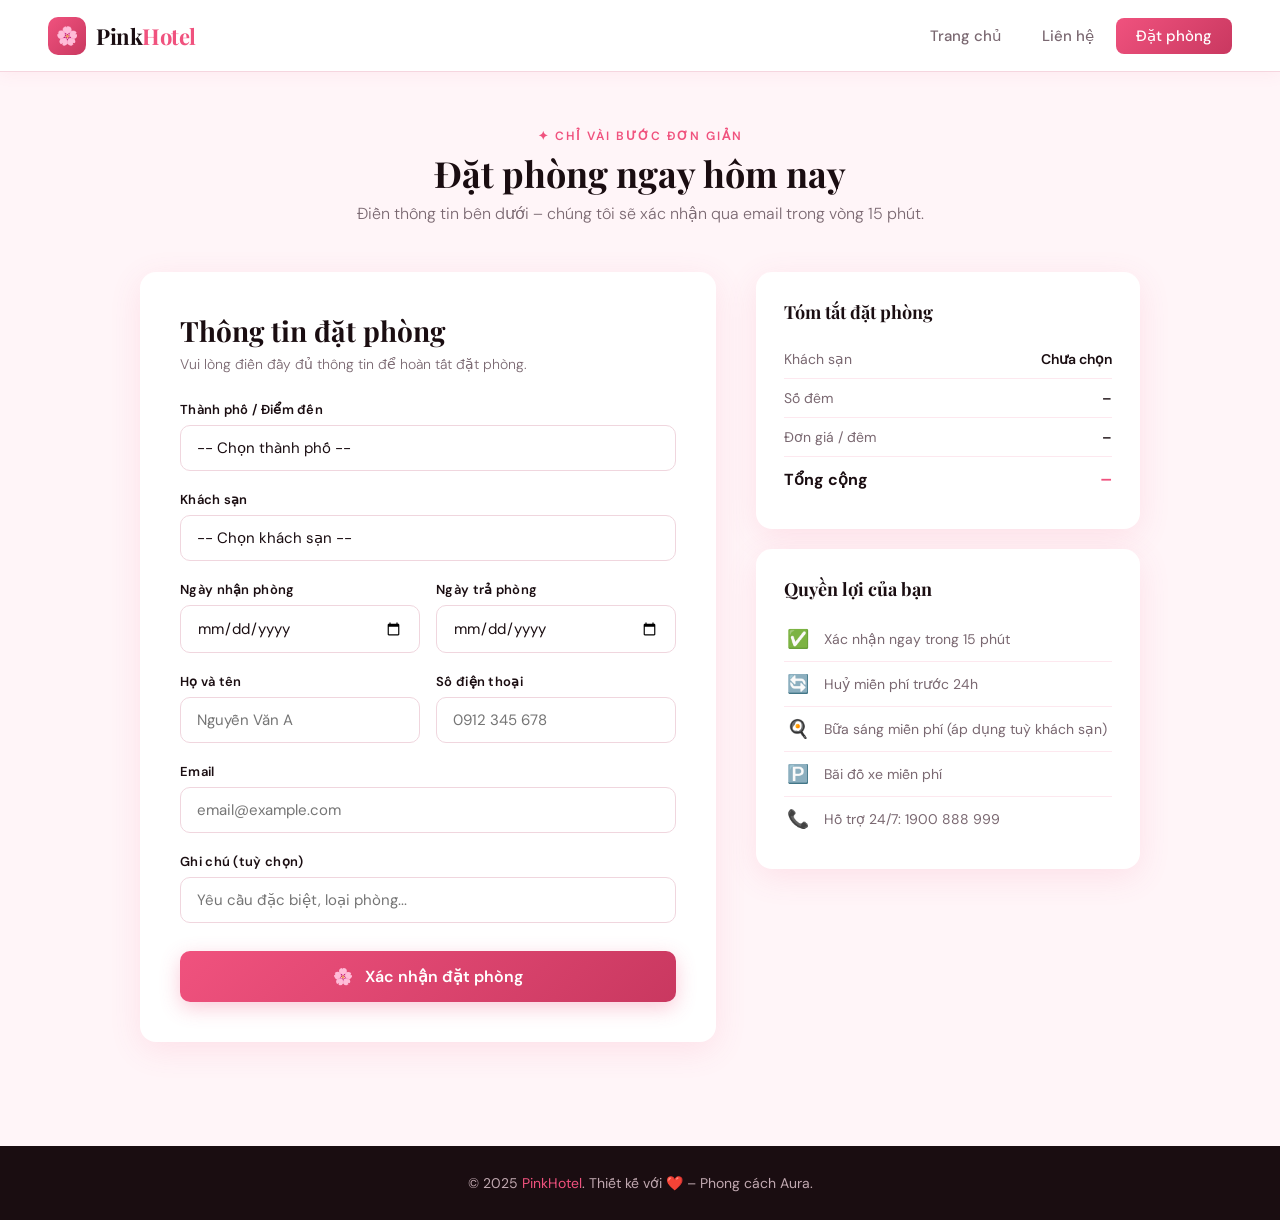
<file: booking.html>
<!DOCTYPE html>
<html lang="vi">
<head>
  <meta charset="UTF-8">
  <meta name="viewport" content="width=device-width, initial-scale=1.0">
  <title>PinkHotel – Đặt Phòng</title>
  <link rel="stylesheet" href="style.css">
</head>
<body>

<!-- HEADER -->
<header>
  <a href="index.html" class="logo">
    <div class="logo-icon">🌸</div>
    <span class="logo-text">Pink<span>Hotel</span></span>
  </a>
  <nav>
    <ul>
      <li><a href="index.html">Trang chủ</a></li>
      <li><a href="contact.html">Liên hệ</a></li>
      <li><a href="booking.html" class="nav-cta active">Đặt phòng</a></li>
    </ul>
  </nav>
</header>

<!-- BOOKING SECTION -->
<div class="section" style="padding-top:56px">
  <div class="section-header" style="text-align:center;margin-bottom:48px">
    <div class="section-tag">✦ Chỉ vài bước đơn giản</div>
    <h2 class="section-title">Đặt phòng ngay hôm nay</h2>
    <p class="section-sub">Điền thông tin bên dưới – chúng tôi sẽ xác nhận qua email trong vòng 15 phút.</p>
  </div>

  <div class="booking-wrapper">

    <!-- FORM -->
    <div class="booking-form">
      <h2>Thông tin đặt phòng</h2>
      <p>Vui lòng điền đầy đủ thông tin để hoàn tất đặt phòng.</p>

      <div class="form-group">
        <label>Thành phố / Điểm đến</label>
        <select id="city" onchange="updatePrice()">
          <option value="">-- Chọn thành phố --</option>
          <option value="hn">Hà Nội</option>
          <option value="dn">Đà Nẵng</option>
          <option value="hcm">TP. Hồ Chí Minh</option>
        </select>
      </div>

      <div class="form-group">
        <label>Khách sạn</label>
        <select id="hotel" onchange="updatePrice()">
          <option value="">-- Chọn khách sạn --</option>
          <option value="ngan" data-price="1200000">Ngan Hotel – 1.200.000đ / đêm</option>
          <option value="phat" data-price="1800000">Phat Resort – 1.800.000đ / đêm</option>
          <option value="dile" data-price="950000">Dile Hotel – 950.000đ / đêm</option>
        </select>
      </div>

      <div class="form-row">
        <div class="form-group">
          <label>Ngày nhận phòng</label>
          <input type="date" id="checkin" onchange="updatePrice()">
        </div>
        <div class="form-group">
          <label>Ngày trả phòng</label>
          <input type="date" id="checkout" onchange="updatePrice()">
        </div>
      </div>

      <div class="form-row">
        <div class="form-group">
          <label>Họ và tên</label>
          <input type="text" placeholder="Nguyễn Văn A">
        </div>
        <div class="form-group">
          <label>Số điện thoại</label>
          <input type="tel" placeholder="0912 345 678">
        </div>
      </div>

      <div class="form-group">
        <label>Email</label>
        <input type="email" placeholder="email@example.com">
      </div>

      <div class="form-group">
        <label>Ghi chú (tuỳ chọn)</label>
        <input type="text" placeholder="Yêu cầu đặc biệt, loại phòng...">
      </div>

      <button class="form-submit" onclick="submitBooking()">
        🌸 &nbsp; Xác nhận đặt phòng
      </button>
    </div>

    <!-- SIDEBAR -->
    <div class="booking-side">

      <div class="side-card">
        <h3>Tóm tắt đặt phòng</h3>
        <div class="price-info">
          <span class="label">Khách sạn</span>
          <span class="value" id="sum-hotel">Chưa chọn</span>
        </div>
        <div class="price-info">
          <span class="label">Số đêm</span>
          <span class="value" id="sum-nights">–</span>
        </div>
        <div class="price-info">
          <span class="label">Đơn giá / đêm</span>
          <span class="value" id="sum-rate">–</span>
        </div>
        <div class="price-info total">
          <span class="label">Tổng cộng</span>
          <span class="value" id="sum-total">–</span>
        </div>
      </div>

      <div class="side-card">
        <h3>Quyền lợi của bạn</h3>
        <div class="perk">
          <span class="perk-icon">✅</span> Xác nhận ngay trong 15 phút
        </div>
        <div class="perk">
          <span class="perk-icon">🔄</span> Huỷ miễn phí trước 24h
        </div>
        <div class="perk">
          <span class="perk-icon">🍳</span> Bữa sáng miễn phí (áp dụng tuỳ khách sạn)
        </div>
        <div class="perk">
          <span class="perk-icon">🅿️</span> Bãi đỗ xe miễn phí
        </div>
        <div class="perk">
          <span class="perk-icon">📞</span> Hỗ trợ 24/7: 1900 888 999
        </div>
      </div>

    </div>
  </div>
</div>

<!-- SUCCESS MODAL -->
<div class="modal-overlay" id="modal">
  <div class="modal">
    <div class="modal-icon">🌸</div>
    <h3>Đặt phòng thành công!</h3>
    <p>Cảm ơn bạn đã tin tưởng PinkHotel. Chúng tôi sẽ gửi xác nhận đến email của bạn trong vòng 15 phút.</p>
    <button class="btn btn-primary" onclick="closeModal()" style="width:100%">Về trang chủ</button>
  </div>
</div>

<!-- FOOTER -->
<footer>
  <p>© 2025 <span>PinkHotel</span>. Thiết kế với ❤️ – Phong cách Aura.</p>
</footer>

<script>
  // Set min date to today
  const today = new Date().toISOString().split('T')[0];
  document.getElementById('checkin').min = today;
  document.getElementById('checkout').min = today;

  function updatePrice() {
    const hotelEl = document.getElementById('hotel');
    const selected = hotelEl.options[hotelEl.selectedIndex];
    const price = parseInt(selected.dataset.price) || 0;
    const hotelName = price ? selected.text.split('–')[0].trim() : 'Chưa chọn';

    const cin  = document.getElementById('checkin').value;
    const cout = document.getElementById('checkout').value;

    let nights = 0;
    if (cin && cout) {
      const diff = (new Date(cout) - new Date(cin)) / (1000 * 60 * 60 * 24);
      if (diff > 0) nights = diff;
    }

    document.getElementById('sum-hotel').textContent = hotelName;
    document.getElementById('sum-nights').textContent = nights ? nights + ' đêm' : '–';
    document.getElementById('sum-rate').textContent = price ? price.toLocaleString('vi-VN') + 'đ' : '–';
    document.getElementById('sum-total').textContent = (price && nights)
      ? (price * nights).toLocaleString('vi-VN') + 'đ' : '–';
  }

  function submitBooking() {
    document.getElementById('modal').classList.add('open');
  }

  function closeModal() {
    document.getElementById('modal').classList.remove('open');
    window.location.href = 'index.html';
  }
</script>

</body>
</html>
</file>
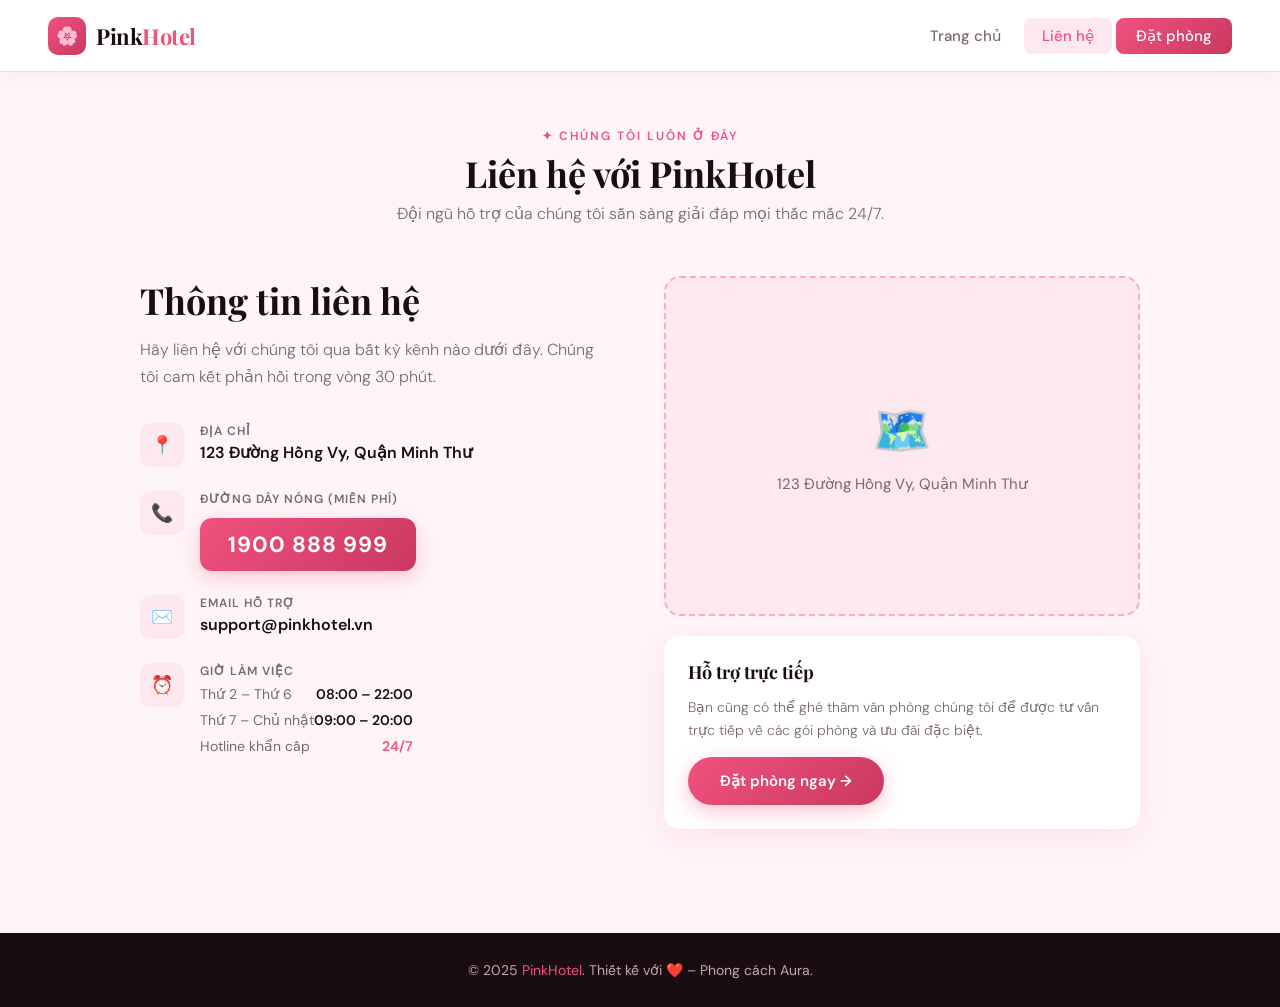
<file: contact.html>
<!DOCTYPE html>
<html lang="vi">
<head>
  <meta charset="UTF-8">
  <meta name="viewport" content="width=device-width, initial-scale=1.0">
  <title>PinkHotel – Liên Hệ</title>
  <link rel="stylesheet" href="style.css">
</head>
<body>

<!-- HEADER -->
<header>
  <a href="index.html" class="logo">
    <div class="logo-icon">🌸</div>
    <span class="logo-text">Pink<span>Hotel</span></span>
  </a>
  <nav>
    <ul>
      <li><a href="index.html">Trang chủ</a></li>
      <li><a href="contact.html" class="active">Liên hệ</a></li>
      <li><a href="booking.html" class="nav-cta">Đặt phòng</a></li>
    </ul>
  </nav>
</header>

<!-- CONTACT SECTION -->
<div class="section" style="padding-top:56px">
  <div class="section-header" style="text-align:center;margin-bottom:52px">
    <div class="section-tag">✦ Chúng tôi luôn ở đây</div>
    <h2 class="section-title">Liên hệ với PinkHotel</h2>
    <p class="section-sub">Đội ngũ hỗ trợ của chúng tôi sẵn sàng giải đáp mọi thắc mắc 24/7.</p>
  </div>

  <div class="contact-wrapper">

    <!-- INFO -->
    <div class="contact-info">
      <h2>Thông tin liên hệ</h2>
      <p>Hãy liên hệ với chúng tôi qua bất kỳ kênh nào dưới đây. Chúng tôi cam kết phản hồi trong vòng 30 phút.</p>

      <div class="contact-item">
        <div class="contact-icon">📍</div>
        <div>
          <div class="contact-label">Địa chỉ</div>
          <div class="contact-value">123 Đường Hồng Vy, Quận Minh Thư</div>
        </div>
      </div>

      <div class="contact-item">
        <div class="contact-icon">📞</div>
        <div>
          <div class="contact-label">Đường dây nóng (miễn phí)</div>
          <div class="hotline-badge">1900 888 999</div>
        </div>
      </div>

      <div class="contact-item">
        <div class="contact-icon">✉️</div>
        <div>
          <div class="contact-label">Email hỗ trợ</div>
          <div class="contact-value">support@pinkhotel.vn</div>
        </div>
      </div>

      <div class="contact-item">
        <div class="contact-icon">⏰</div>
        <div>
          <div class="contact-label">Giờ làm việc</div>
          <div class="hours-grid">
            <div class="hours-row">
              <span class="day">Thứ 2 – Thứ 6</span>
              <span class="time">08:00 – 22:00</span>
            </div>
            <div class="hours-row">
              <span class="day">Thứ 7 – Chủ nhật</span>
              <span class="time">09:00 – 20:00</span>
            </div>
            <div class="hours-row">
              <span class="day">Hotline khẩn cấp</span>
              <span class="time" style="color:var(--pink)">24/7</span>
            </div>
          </div>
        </div>
      </div>
    </div>

    <!-- MAP PLACEHOLDER -->
    <div>
      <div class="map-placeholder">
        🗺️
        <p>123 Đường Hồng Vy, Quận Minh Thư</p>
      </div>
      <div style="margin-top:20px;background:var(--white);border-radius:var(--radius);padding:24px;box-shadow:var(--shadow)">
        <h3 style="font-family:'Playfair Display',serif;font-size:18px;margin-bottom:12px">Hỗ trợ trực tiếp</h3>
        <p style="color:var(--gray);font-size:14px;font-weight:300;line-height:1.6">
          Bạn cũng có thể ghé thăm văn phòng chúng tôi để được tư vấn trực tiếp về các gói phòng và ưu đãi đặc biệt.
        </p>
        <a href="booking.html" class="btn btn-primary" style="margin-top:16px;display:inline-block">Đặt phòng ngay →</a>
      </div>
    </div>

  </div>
</div>

<!-- FOOTER -->
<footer>
  <p>© 2025 <span>PinkHotel</span>. Thiết kế với ❤️ – Phong cách Aura.</p>
</footer>

</body>
</html>
</file>
<file: style.css>
@import url('https://fonts.googleapis.com/css2?family=Playfair+Display:wght@400;700&family=DM+Sans:wght@300;400;500;600&display=swap');

:root {
  --pink: #f0527e;
  --pink-deep: #c93860;
  --pink-soft: #fde8ef;
  --pink-pale: #fff5f8;
  --dark: #1a0d11;
  --gray: #7a6871;
  --light: #fdfafa;
  --white: #ffffff;
  --shadow: 0 8px 32px rgba(240,82,126,0.12);
  --shadow-hover: 0 16px 48px rgba(240,82,126,0.22);
  --radius: 16px;
}

*, *::before, *::after {
  box-sizing: border-box;
  margin: 0;
  padding: 0;
}

html { scroll-behavior: smooth; }

body {
  font-family: 'DM Sans', sans-serif;
  background: var(--pink-pale);
  color: var(--dark);
  min-height: 100vh;
}

/* ── HEADER ── */
header {
  background: var(--white);
  border-bottom: 1px solid #f5d6df;
  position: sticky;
  top: 0;
  z-index: 100;
  display: flex;
  align-items: center;
  justify-content: space-between;
  padding: 0 48px;
  height: 72px;
  box-shadow: 0 2px 16px rgba(240,82,126,0.07);
}

.logo {
  display: flex;
  align-items: center;
  gap: 10px;
  text-decoration: none;
}

.logo-icon {
  width: 38px;
  height: 38px;
  background: linear-gradient(135deg, var(--pink), var(--pink-deep));
  border-radius: 10px;
  display: flex;
  align-items: center;
  justify-content: center;
  font-size: 18px;
}

.logo-text {
  font-family: 'Playfair Display', serif;
  font-size: 22px;
  font-weight: 700;
  color: var(--dark);
  letter-spacing: -0.5px;
}

.logo-text span { color: var(--pink); }

nav ul {
  display: flex;
  list-style: none;
  gap: 4px;
}

nav a {
  text-decoration: none;
  color: var(--gray);
  font-weight: 500;
  font-size: 15px;
  padding: 8px 18px;
  border-radius: 8px;
  transition: all 0.2s ease;
}

nav a:hover,
nav a.active {
  color: var(--pink);
  background: var(--pink-soft);
}

.nav-cta {
  background: linear-gradient(135deg, var(--pink), var(--pink-deep)) !important;
  color: var(--white) !important;
  padding: 8px 20px !important;
}

.nav-cta:hover {
  background: var(--pink-deep) !important;
  transform: translateY(-1px);
  box-shadow: 0 4px 12px rgba(240,82,126,0.35) !important;
}

/* ── PAGE SECTIONS ── */
.page { display: none; animation: fadeIn 0.4s ease; }
.page.active { display: block; }

@keyframes fadeIn {
  from { opacity: 0; transform: translateY(10px); }
  to   { opacity: 1; transform: translateY(0); }
}

/* ── HERO ── */
.hero {
  background: linear-gradient(135deg, #fff0f5 0%, #fde8ef 60%, #fdd6e5 100%);
  padding: 80px 48px 60px;
  text-align: center;
  position: relative;
  overflow: hidden;
}

.hero::before {
  content: '';
  position: absolute;
  top: -60px; right: -60px;
  width: 300px; height: 300px;
  background: radial-gradient(circle, rgba(240,82,126,0.12) 0%, transparent 70%);
  border-radius: 50%;
}

.hero::after {
  content: '';
  position: absolute;
  bottom: -80px; left: -40px;
  width: 240px; height: 240px;
  background: radial-gradient(circle, rgba(240,82,126,0.08) 0%, transparent 70%);
  border-radius: 50%;
}

.hero-tag {
  display: inline-block;
  background: var(--pink-soft);
  color: var(--pink);
  font-size: 13px;
  font-weight: 600;
  letter-spacing: 1.5px;
  text-transform: uppercase;
  padding: 6px 16px;
  border-radius: 100px;
  margin-bottom: 20px;
}

.hero h1 {
  font-family: 'Playfair Display', serif;
  font-size: clamp(36px, 5vw, 58px);
  font-weight: 700;
  color: var(--dark);
  line-height: 1.15;
  margin-bottom: 16px;
}

.hero h1 em {
  font-style: italic;
  color: var(--pink);
}

.hero p {
  color: var(--gray);
  font-size: 18px;
  font-weight: 300;
  max-width: 520px;
  margin: 0 auto 36px;
  line-height: 1.65;
}

.btn {
  display: inline-block;
  padding: 14px 32px;
  border-radius: 100px;
  font-size: 15px;
  font-weight: 600;
  text-decoration: none;
  cursor: pointer;
  border: none;
  transition: all 0.25s ease;
  font-family: 'DM Sans', sans-serif;
}

.btn-primary {
  background: linear-gradient(135deg, var(--pink), var(--pink-deep));
  color: white;
  box-shadow: 0 6px 20px rgba(240,82,126,0.35);
}

.btn-primary:hover {
  transform: translateY(-2px);
  box-shadow: 0 10px 28px rgba(240,82,126,0.45);
}

.btn-outline {
  background: transparent;
  color: var(--pink);
  border: 1.5px solid var(--pink);
  margin-left: 12px;
}

.btn-outline:hover {
  background: var(--pink-soft);
  transform: translateY(-2px);
}

/* ── STATS BAR ── */
.stats {
  display: flex;
  justify-content: center;
  gap: 60px;
  background: var(--white);
  padding: 28px 48px;
  border-bottom: 1px solid #f5d6df;
}

.stat { text-align: center; }
.stat-num {
  font-family: 'Playfair Display', serif;
  font-size: 28px;
  font-weight: 700;
  color: var(--pink);
}

.stat-label {
  font-size: 13px;
  color: var(--gray);
  font-weight: 400;
  margin-top: 2px;
}

/* ── SECTION ── */
.section {
  padding: 64px 48px;
  max-width: 1200px;
  margin: 0 auto;
}

.section-header {
  margin-bottom: 40px;
}

.section-tag {
  font-size: 12px;
  font-weight: 600;
  letter-spacing: 2px;
  text-transform: uppercase;
  color: var(--pink);
  margin-bottom: 8px;
}

.section-title {
  font-family: 'Playfair Display', serif;
  font-size: 36px;
  font-weight: 700;
  color: var(--dark);
  line-height: 1.2;
}

.section-sub {
  color: var(--gray);
  font-size: 16px;
  margin-top: 8px;
  font-weight: 300;
}

/* ── HOTEL CARDS ── */
.hotels-grid {
  display: grid;
  grid-template-columns: repeat(3, 1fr);
  gap: 28px;
}

.hotel-card {
  background: var(--white);
  border-radius: var(--radius);
  overflow: hidden;
  box-shadow: var(--shadow);
  transition: all 0.3s ease;
  cursor: pointer;
}

.hotel-card:hover {
  transform: translateY(-6px);
  box-shadow: var(--shadow-hover);
}

.hotel-img {
  width: 100%;
  height: 200px;
  object-fit: cover;
  display: block;
  transition: transform 0.4s ease;
}

.hotel-card:hover .hotel-img { transform: scale(1.04); }

.hotel-img-wrap { overflow: hidden; position: relative; }

.hotel-badge {
  position: absolute;
  top: 14px; right: 14px;
  background: var(--white);
  color: var(--pink);
  font-size: 12px;
  font-weight: 600;
  padding: 4px 10px;
  border-radius: 100px;
  box-shadow: 0 2px 8px rgba(0,0,0,0.1);
}

.hotel-body { padding: 22px; }

.hotel-name {
  font-family: 'Playfair Display', serif;
  font-size: 20px;
  font-weight: 700;
  color: var(--dark);
  margin-bottom: 6px;
}

.hotel-desc {
  color: var(--gray);
  font-size: 14px;
  font-weight: 300;
  margin-bottom: 16px;
}

.hotel-footer {
  display: flex;
  align-items: center;
  justify-content: space-between;
}

.hotel-price {
  font-size: 20px;
  font-weight: 700;
  color: var(--pink);
}

.hotel-price small {
  font-size: 12px;
  font-weight: 400;
  color: var(--gray);
}

.hotel-stars {
  color: #f5a623;
  font-size: 13px;
  letter-spacing: 1px;
}

/* ── CONTACT PAGE ── */
.contact-wrapper {
  display: grid;
  grid-template-columns: 1fr 1fr;
  gap: 48px;
  align-items: start;
  max-width: 1000px;
  margin: 0 auto;
}

.contact-info h2 {
  font-family: 'Playfair Display', serif;
  font-size: 36px;
  margin-bottom: 12px;
}

.contact-info p {
  color: var(--gray);
  font-weight: 300;
  line-height: 1.7;
  margin-bottom: 32px;
}

.contact-item {
  display: flex;
  align-items: flex-start;
  gap: 16px;
  margin-bottom: 24px;
}

.contact-icon {
  width: 44px; height: 44px;
  background: var(--pink-soft);
  border-radius: 10px;
  display: flex;
  align-items: center;
  justify-content: center;
  font-size: 18px;
  flex-shrink: 0;
}

.contact-label {
  font-size: 12px;
  text-transform: uppercase;
  letter-spacing: 1px;
  color: var(--gray);
  font-weight: 600;
  margin-bottom: 3px;
}

.contact-value {
  font-size: 16px;
  font-weight: 600;
  color: var(--dark);
}

.hotline-badge {
  display: inline-block;
  background: linear-gradient(135deg, var(--pink), var(--pink-deep));
  color: white;
  font-size: 22px;
  font-weight: 700;
  padding: 12px 28px;
  border-radius: 12px;
  margin-top: 8px;
  letter-spacing: 1px;
  box-shadow: 0 6px 20px rgba(240,82,126,0.3);
}

.hours-grid {
  display: flex;
  flex-direction: column;
  gap: 8px;
  margin-top: 6px;
}

.hours-row {
  display: flex;
  justify-content: space-between;
  font-size: 14px;
}

.hours-row .day { color: var(--gray); }
.hours-row .time { font-weight: 600; color: var(--dark); }

.map-placeholder {
  background: var(--pink-soft);
  border-radius: var(--radius);
  height: 340px;
  display: flex;
  flex-direction: column;
  align-items: center;
  justify-content: center;
  gap: 12px;
  color: var(--pink);
  font-size: 48px;
  border: 2px dashed #f5aec2;
}

.map-placeholder p {
  font-size: 15px;
  color: var(--gray);
  font-weight: 400;
  font-family: 'DM Sans', sans-serif;
}

/* ── BOOKING PAGE ── */
.booking-wrapper {
  display: grid;
  grid-template-columns: 3fr 2fr;
  gap: 40px;
  align-items: start;
  max-width: 1000px;
  margin: 0 auto;
}

.booking-form {
  background: var(--white);
  border-radius: var(--radius);
  padding: 40px;
  box-shadow: var(--shadow);
}

.booking-form h2 {
  font-family: 'Playfair Display', serif;
  font-size: 28px;
  margin-bottom: 6px;
}

.booking-form p {
  color: var(--gray);
  font-size: 14px;
  margin-bottom: 28px;
  font-weight: 300;
}

.form-group {
  margin-bottom: 20px;
}

.form-group label {
  display: block;
  font-size: 13px;
  font-weight: 600;
  color: var(--dark);
  margin-bottom: 7px;
  letter-spacing: 0.3px;
}

.form-group input,
.form-group select {
  width: 100%;
  padding: 12px 16px;
  border: 1.5px solid #f0d6de;
  border-radius: 10px;
  font-size: 15px;
  font-family: 'DM Sans', sans-serif;
  color: var(--dark);
  background: var(--white);
  transition: border-color 0.2s ease, box-shadow 0.2s ease;
  outline: none;
  appearance: none;
}

.form-group input:focus,
.form-group select:focus {
  border-color: var(--pink);
  box-shadow: 0 0 0 3px rgba(240,82,126,0.1);
}

.form-row {
  display: grid;
  grid-template-columns: 1fr 1fr;
  gap: 16px;
}

.form-submit {
  width: 100%;
  padding: 15px;
  background: linear-gradient(135deg, var(--pink), var(--pink-deep));
  color: white;
  border: none;
  border-radius: 10px;
  font-size: 16px;
  font-weight: 600;
  font-family: 'DM Sans', sans-serif;
  cursor: pointer;
  transition: all 0.25s ease;
  margin-top: 8px;
  box-shadow: 0 6px 20px rgba(240,82,126,0.3);
}

.form-submit:hover {
  transform: translateY(-2px);
  box-shadow: 0 10px 28px rgba(240,82,126,0.4);
}

/* Booking sidebar */
.booking-side { display: flex; flex-direction: column; gap: 20px; }

.side-card {
  background: var(--white);
  border-radius: var(--radius);
  padding: 28px;
  box-shadow: var(--shadow);
}

.side-card h3 {
  font-family: 'Playfair Display', serif;
  font-size: 18px;
  margin-bottom: 16px;
  color: var(--dark);
}

.perk {
  display: flex;
  align-items: center;
  gap: 12px;
  padding: 10px 0;
  border-bottom: 1px solid #fde8ef;
  font-size: 14px;
  color: var(--gray);
}

.perk:last-child { border-bottom: none; }
.perk-icon { font-size: 18px; width: 28px; text-align: center; }

.price-info {
  display: flex;
  justify-content: space-between;
  align-items: center;
  padding: 10px 0;
  border-bottom: 1px solid #fde8ef;
  font-size: 14px;
}

.price-info:last-child { border-bottom: none; }
.price-info .label { color: var(--gray); }
.price-info .value { font-weight: 600; color: var(--dark); }
.price-info.total .label { font-weight: 700; color: var(--dark); font-size: 16px; }
.price-info.total .value { color: var(--pink); font-size: 18px; }

/* ── FOOTER ── */
footer {
  background: var(--dark);
  color: #c0a8b0;
  text-align: center;
  padding: 28px 48px;
  font-size: 14px;
  margin-top: 40px;
}

footer span { color: var(--pink); }

/* ── SUCCESS MODAL ── */
.modal-overlay {
  display: none;
  position: fixed;
  inset: 0;
  background: rgba(26,13,17,0.5);
  z-index: 999;
  align-items: center;
  justify-content: center;
  backdrop-filter: blur(4px);
}

.modal-overlay.open { display: flex; }

.modal {
  background: var(--white);
  border-radius: 20px;
  padding: 48px;
  text-align: center;
  max-width: 380px;
  width: 90%;
  animation: popIn 0.35s cubic-bezier(0.34,1.56,0.64,1);
}

@keyframes popIn {
  from { transform: scale(0.8); opacity: 0; }
  to   { transform: scale(1);   opacity: 1; }
}

.modal-icon { font-size: 56px; margin-bottom: 16px; }
.modal h3 {
  font-family: 'Playfair Display', serif;
  font-size: 24px;
  margin-bottom: 8px;
  color: var(--dark);
}
.modal p { color: var(--gray); font-size: 15px; font-weight: 300; margin-bottom: 24px; }

/* ── RESPONSIVE ── */
@media (max-width: 900px) {
  header { padding: 0 20px; }
  .hero { padding: 60px 20px 40px; }
  .stats { gap: 32px; flex-wrap: wrap; padding: 20px; }
  .section { padding: 48px 20px; }
  .hotels-grid { grid-template-columns: 1fr; }
  .contact-wrapper { grid-template-columns: 1fr; }
  .booking-wrapper { grid-template-columns: 1fr; }
  .form-row { grid-template-columns: 1fr; }
  nav ul { gap: 2px; }
  nav a { font-size: 13px; padding: 7px 10px; }
}
</file>
